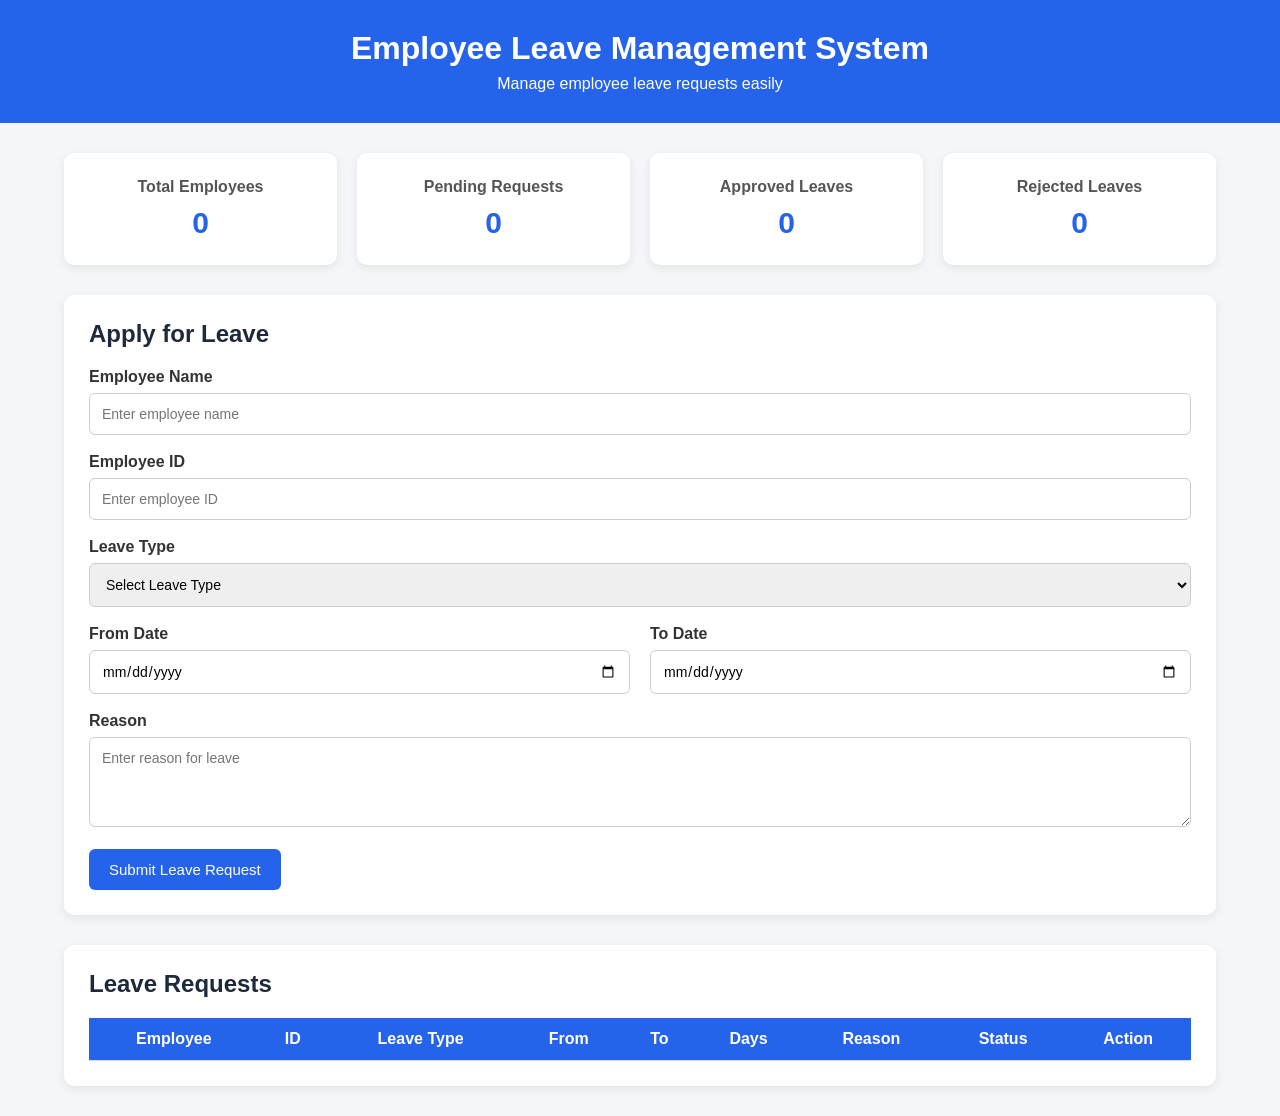
<file: index.html>
<!DOCTYPE html>
<html lang="en">
<head>
    <meta charset="UTF-8">
    <meta name="viewport" content="width=device-width, initial-scale=1.0">
    <title>Employee Leave Management System</title>
    <link rel="stylesheet" href="style.css">
</head>
<body>

    <header>
        <h1>Employee Leave Management System</h1>
        <p>Manage employee leave requests easily</p>
    </header>

    <div class="container">

        <section class="dashboard">
            <div class="card">
                <h3>Total Employees</h3>
                <p id="totalEmployees">0</p>
            </div>

            <div class="card">
                <h3>Pending Requests</h3>
                <p id="pendingRequests">0</p>
            </div>

            <div class="card">
                <h3>Approved Leaves</h3>
                <p id="approvedLeaves">0</p>
            </div>

            <div class="card">
                <h3>Rejected Leaves</h3>
                <p id="rejectedLeaves">0</p>
            </div>
        </section>

        <section class="form-section">
            <h2>Apply for Leave</h2>

            <form id="leaveForm">

                <div class="form-group">
                    <label>Employee Name</label>
                    <input type="text" id="employeeName"
                           placeholder="Enter employee name" required>
                </div>

                <div class="form-group">
                    <label>Employee ID</label>
                    <input type="text" id="employeeId"
                           placeholder="Enter employee ID" required>
                </div>

                <div class="form-group">
                    <label>Leave Type</label>
                    <select id="leaveType" required>
                        <option value="">Select Leave Type</option>
                        <option value="Casual Leave">Casual Leave</option>
                        <option value="Sick Leave">Sick Leave</option>
                        <option value="Earned Leave">Earned Leave</option>
                        <option value="Emergency Leave">Emergency Leave</option>
                    </select>
                </div>

                <div class="date-row">
                    <div class="form-group">
                        <label>From Date</label>
                        <input type="date" id="fromDate" required>
                    </div>

                    <div class="form-group">
                        <label>To Date</label>
                        <input type="date" id="toDate" required>
                    </div>
                </div>

                <div class="form-group">
                    <label>Reason</label>
                    <textarea id="reason"
                              placeholder="Enter reason for leave"
                              required></textarea>
                </div>

                <button type="submit">Submit Leave Request</button>
            </form>
        </section>

        <section class="table-section">
            <h2>Leave Requests</h2>

            <div class="table-container">
                <table>
                    <thead>
                        <tr>
                            <th>Employee</th>
                            <th>ID</th>
                            <th>Leave Type</th>
                            <th>From</th>
                            <th>To</th>
                            <th>Days</th>
                            <th>Reason</th>
                            <th>Status</th>
                            <th>Action</th>
                        </tr>
                    </thead>

                    <tbody id="leaveTableBody">
                    </tbody>
                </table>
            </div>
        </section>

    </div>

    <script src="script.js"></script>
</body>
</html>
</file>
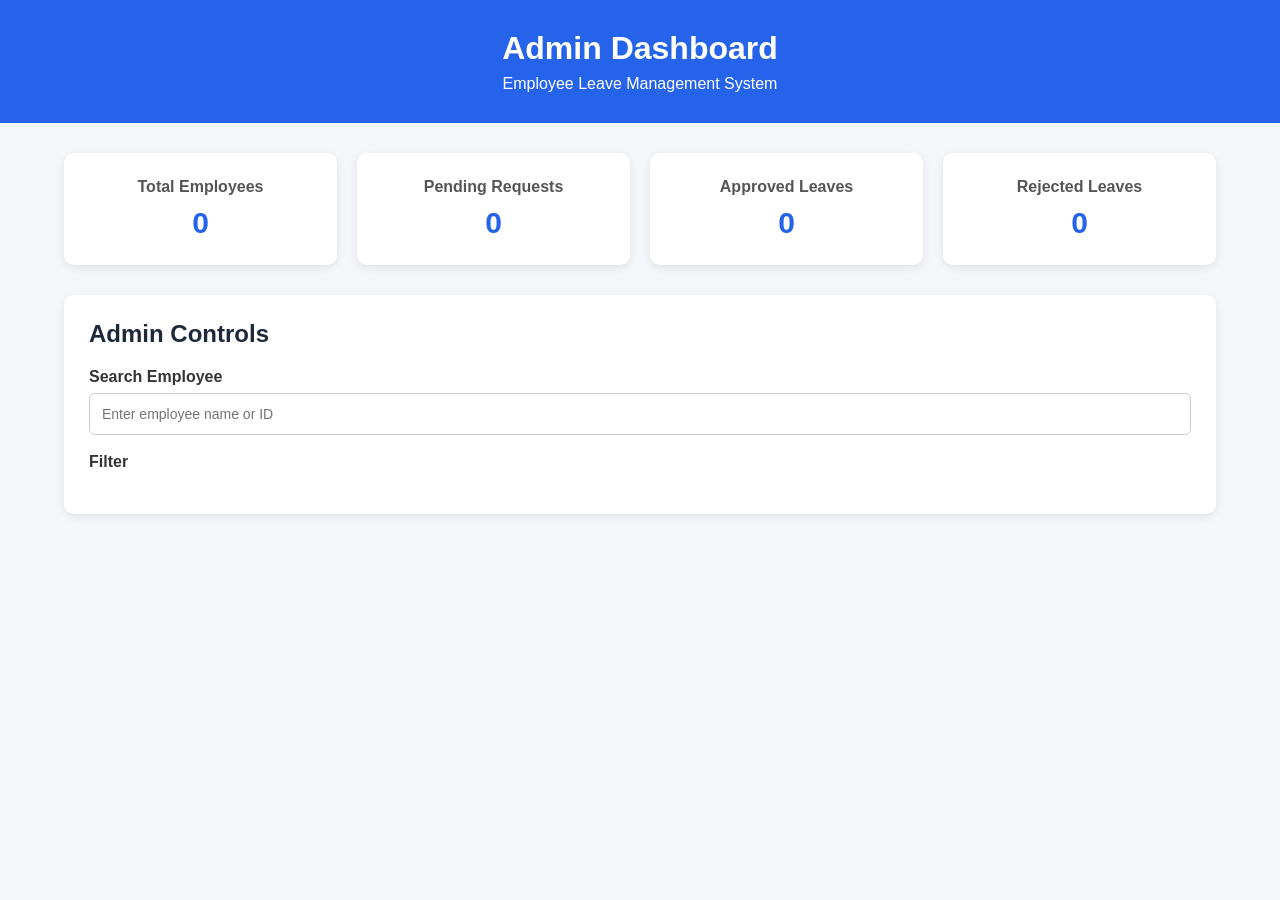
<file: admin.html>
<!DOCTYPE html>
<html lang="en">
<head>
    <meta charset="UTF-8">
    <meta name="viewport" content="width=device-width, initial-scale=1.0">

    <title>Admin Dashboard - Employee Leave Management</title>

    <link rel="stylesheet" href="style.css">
</head>

<body>

    <!-- Header -->
    <header>
        <h1>Admin Dashboard</h1>
        <p>Employee Leave Management System</p>
    </header>

    <div class="container">

        <!-- Dashboard Cards -->
        <section class="dashboard">

            <div class="card">
                <h3>Total Employees</h3>
                <p id="totalEmployees">0</p>
            </div>

            <div class="card">
                <h3>Pending Requests</h3>
                <p id="pendingRequests">0</p>
            </div>

            <div class="card">
                <h3>Approved Leaves</h3>
                <p id="approvedLeaves">0</p>
            </div>

            <div class="card">
                <h3>Rejected Leaves</h3>
                <p id="rejectedLeaves">0</p>
            </div>

        </section>


        <!-- Admin Controls -->
        <section class="form-section">

            <h2>Admin Controls</h2>

            <div class="form-group">

                <label for="searchEmployee">
                    Search Employee
                </label>

                <input
                    type="text"
                    id="searchEmployee"
                    placeholder="Enter employee name or ID"
                    onkeyup="searchEmployee()"
                >

            </div>

            <div class="form-group">

                <label for="statusFilter">
                    Filter
</file>
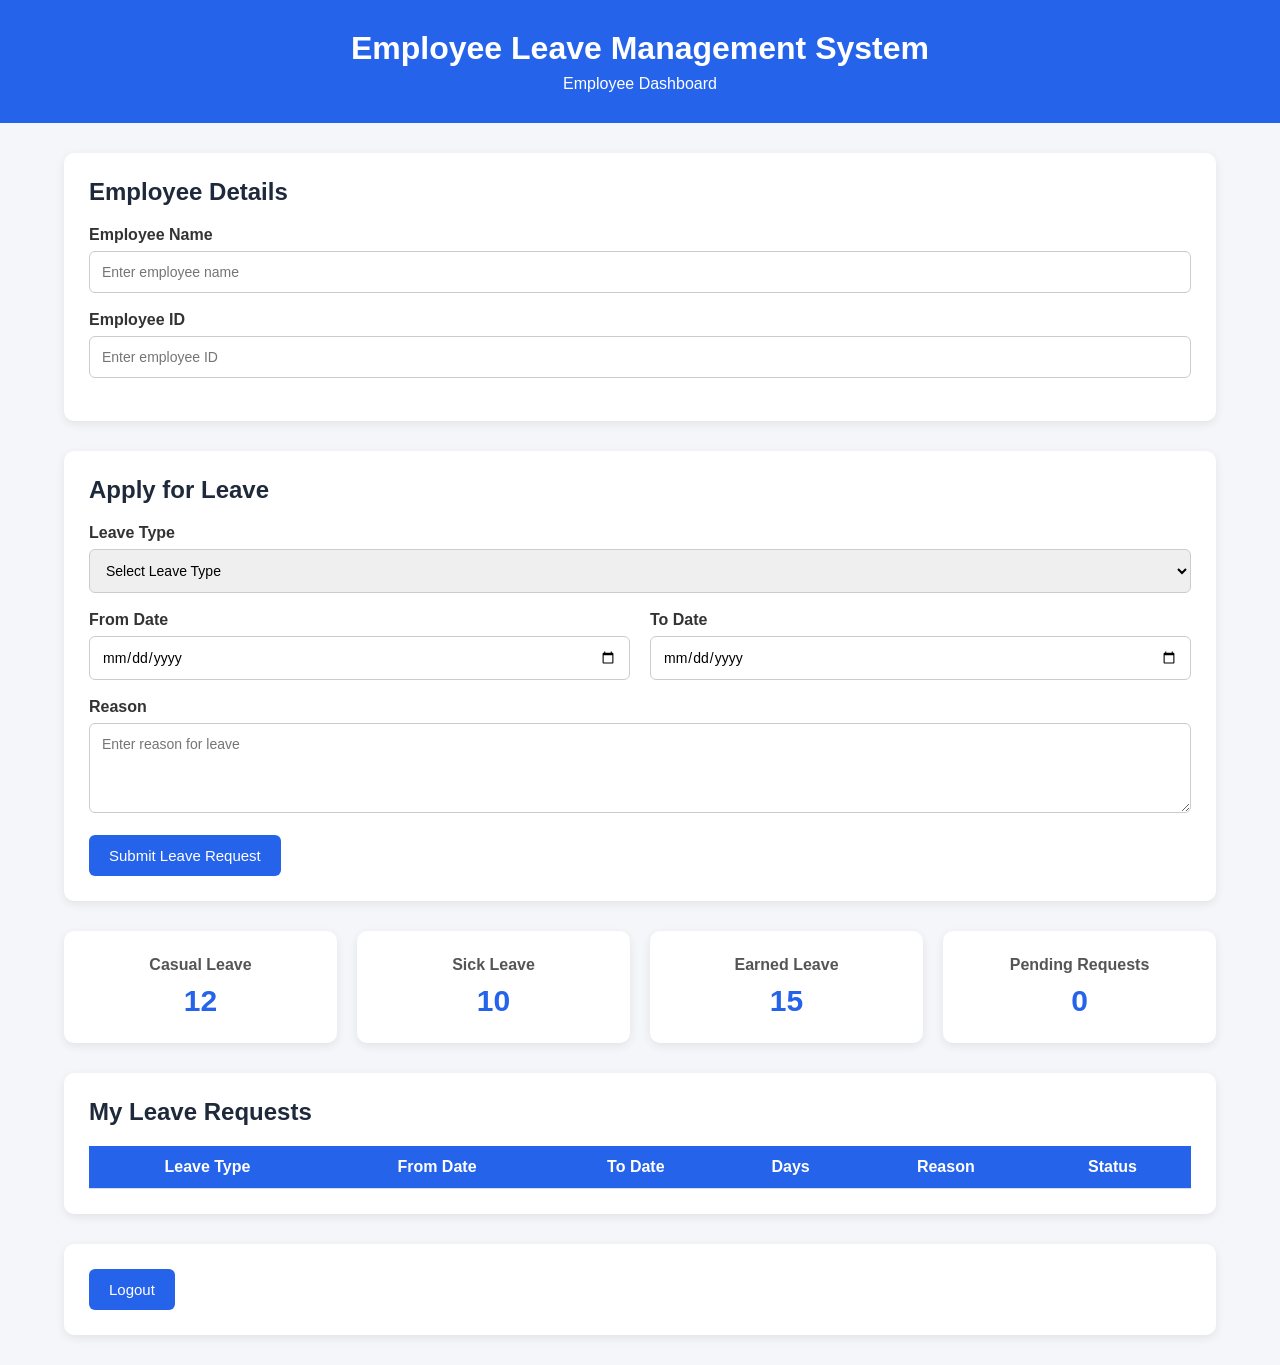
<file: employee.html>
<!DOCTYPE html>
<html lang="en">

<head>
    <meta charset="UTF-8">

    <meta name="viewport"
          content="width=device-width, initial-scale=1.0">

    <title>Employee Leave Management System</title>

    <link rel="stylesheet" href="style.css">
</head>

<body>

    <!-- Header -->

    <header>

        <h1>Employee Leave Management System</h1>

        <p>Employee Dashboard</p>

    </header>


    <div class="container">

        <!-- Employee Details -->

        <section class="form-section">

            <h2>Employee Details</h2>

            <div class="form-group">

                <label for="employeeName">
                    Employee Name
                </label>

                <input
                    type="text"
                    id="employeeName"
                    placeholder="Enter employee name"
                    required
                >

            </div>


            <div class="form-group">

                <label for="employeeId">
                    Employee ID
                </label>

                <input
                    type="text"
                    id="employeeId"
                    placeholder="Enter employee ID"
                    required
                >

            </div>

        </section>


        <!-- Apply Leave -->

        <section class="form-section">

            <h2>Apply for Leave</h2>

            <form id="leaveForm">

                <div class="form-group">

                    <label for="leaveType">
                        Leave Type
                    </label>

                    <select id="leaveType" required>

                        <option value="">
                            Select Leave Type
                        </option>

                        <option value="Casual Leave">
                            Casual Leave
                        </option>

                        <option value="Sick Leave">
                            Sick Leave
                        </option>

                        <option value="Earned Leave">
                            Earned Leave
                        </option>

                        <option value="Emergency Leave">
                            Emergency Leave
                        </option>

                    </select>

                </div>


                <div class="date-row">

                    <div class="form-group">

                        <label for="fromDate">
                            From Date
                        </label>

                        <input
                            type="date"
                            id="fromDate"
                            required
                        >

                    </div>


                    <div class="form-group">

                        <label for="toDate">
                            To Date
                        </label>

                        <input
                            type="date"
                            id="toDate"
                            required
                        >

                    </div>

                </div>


                <div class="form-group">

                    <label for="reason">
                        Reason
                    </label>

                    <textarea
                        id="reason"
                        placeholder="Enter reason for leave"
                        required
                    ></textarea>

                </div>


                <button type="submit">
                    Submit Leave Request
                </button>

            </form>

        </section>


        <!-- Leave Balance -->

        <section class="dashboard">

            <div class="card">

                <h3>Casual Leave</h3>

                <p>12</p>

            </div>


            <div class="card">

                <h3>Sick Leave</h3>

                <p>10</p>

            </div>


            <div class="card">

                <h3>Earned Leave</h3>

                <p>15</p>

            </div>


            <div class="card">

                <h3>Pending Requests</h3>

                <p id="pendingRequests">0</p>

            </div>

        </section>


        <!-- Leave Requests -->

        <section class="table-section">

            <h2>My Leave Requests</h2>

            <div class="table-container">

                <table>

                    <thead>

                        <tr>

                            <th>Leave Type</th>

                            <th>From Date</th>

                            <th>To Date</th>

                            <th>Days</th>

                            <th>Reason</th>

                            <th>Status</th>

                        </tr>

                    </thead>


                    <tbody id="leaveTableBody">

                    </tbody>

                </table>

            </div>

        </section>


        <!-- Logout -->

        <section class="form-section">

            <button
                onclick="logout()"
                class="logout-btn">

                Logout

            </button>

        </section>

    </div>


    <script>

        // Store leave requests

        let leaveRequests = [];


        // Submit Leave Form

        document
            .getElementById("leaveForm")
            .addEventListener("submit", function(event) {

                event.preventDefault();


                const employeeName =
                    document
                    .getElementById("employeeName")
                    .value.trim();


                const employeeId =
                    document
                    .getElementById("employeeId")
                    .value.trim();


                const leaveType =
                    document
                    .getElementById("leaveType")
                    .value;


                const fromDate =
                    document
                    .getElementById("fromDate")
                    .value;


                const toDate =
                    document
                    .getElementById("toDate")
                    .value;


                const reason =
                    document
                    .getElementById("reason")
                    .value.trim();


                // Check date

                if (new Date(toDate) < new Date(fromDate)) {

                    alert(
                        "To Date cannot be earlier than From Date."
                    );

                    return;

                }


                // Calculate leave days

                const startDate =
                    new Date(fromDate);

                const endDate =
                    new Date(toDate);


                const difference =
                    endDate - startDate;


                const days =
                    Math.floor(
                        difference /
                        (1000 * 60 * 60 * 24)
                    ) + 1;


                // Create leave request

                const request = {

                    employeeName: employeeName,

                    employeeId: employeeId,

                    leaveType: leaveType,

                    fromDate: fromDate,

                    toDate: toDate,

                    days: days,

                    reason: reason,

                    status: "Pending"

                };


                leaveRequests.push(request);


                // Clear form

                document
                    .getElementById("leaveForm")
                    .reset();


                displayRequests();

                updatePendingRequests();


                alert(
                    "Leave request submitted successfully!"
                );

            });


        // Display Leave Requests

        function displayRequests() {

            const table =
                document
                .getElementById("leaveTableBody");


            table.innerHTML = "";


            leaveRequests.forEach(function(request) {

                const row =
                    document.createElement("tr");


                row.innerHTML = `

                    <td>
                        ${request.leaveType}
                    </td>

                    <td>
                        ${request.fromDate}
                    </td>

                    <td>
                        ${request.toDate}
                    </td>

                    <td>
                        ${request.days}
                    </td>

                    <td>
                        ${request.reason}
                    </td>

                    <td>

                        <span class="status
                        ${request.status.toLowerCase()}">

                            ${request.status}

                        </span>

                    </td>

                `;


                table.appendChild(row);

            });

        }


        // Update Pending Requests

        function updatePendingRequests() {

            const pending =
                leaveRequests.filter(
                    function(request) {

                        return request.status === "Pending";

                    }
                ).length;


            document
                .getElementById("pendingRequests")
                .textContent = pending;

        }


        // Logout

        function logout() {

            const confirmLogout =
                confirm(
                    "Are you sure you want to logout?"
                );


            if (confirmLogout) {

                window.location.href =
                    "index.html";

            }

        }

    </script>

</body>

</html>
</file>
<file: style.css>
* {
    margin: 0;
    padding: 0;
    box-sizing: border-box;
    font-family: Arial, sans-serif;
}

body {
    background: #f4f6f9;
    color: #333;
}

header {
    background: #2563eb;
    color: white;
    text-align: center;
    padding: 30px 15px;
}

header h1 {
    margin-bottom: 8px;
}

.container {
    width: 90%;
    max-width: 1200px;
    margin: 30px auto;
}

/* Dashboard */

.dashboard {
    display: grid;
    grid-template-columns: repeat(4, 1fr);
    gap: 20px;
    margin-bottom: 30px;
}

.card {
    background: white;
    padding: 25px;
    text-align: center;
    border-radius: 10px;
    box-shadow: 0 3px 10px rgba(0, 0, 0, 0.08);
}

.card h3 {
    font-size: 16px;
    margin-bottom: 10px;
    color: #555;
}

.card p {
    font-size: 30px;
    font-weight: bold;
    color: #2563eb;
}

/* Form */

.form-section,
.table-section {
    background: white;
    padding: 25px;
    margin-bottom: 30px;
    border-radius: 10px;
    box-shadow: 0 3px 10px rgba(0, 0, 0, 0.08);
}

.form-section h2,
.table-section h2 {
    margin-bottom: 20px;
    color: #1e293b;
}

.form-group {
    margin-bottom: 18px;
}

.form-group label {
    display: block;
    margin-bottom: 7px;
    font-weight: bold;
}

input,
select,
textarea {
    width: 100%;
    padding: 12px;
    border: 1px solid #ccc;
    border-radius: 6px;
    font-size: 14px;
}

textarea {
    height: 90px;
    resize: vertical;
}

.date-row {
    display: grid;
    grid-template-columns: 1fr 1fr;
    gap: 20px;
}

button {
    background: #2563eb;
    color: white;
    border: none;
    padding: 12px 20px;
    border-radius: 6px;
    cursor: pointer;
    font-size: 15px;
}

button:hover {
    background: #1d4ed8;
}

/* Table */

.table-container {
    overflow-x: auto;
}

table {
    width: 100%;
    border-collapse: collapse;
    min-width: 900px;
}

th,
td {
    padding: 12px;
    border-bottom: 1px solid #ddd;
    text-align: center;
}

th {
    background: #2563eb;
    color: white;
}

.status {
    padding: 5px 10px;
    border-radius: 15px;
    font-size: 12px;
    font-weight: bold;
}

.pending {
    background: #fff3cd;
    color: #856404;
}

.approved {
    background: #d1e7dd;
    color: #0f5132;
}

.rejected {
    background: #f8d7da;
    color: #842029;
}

.action-btn {
    padding: 6px 10px;
    margin: 2px;
    font-size: 12px;
}

.approve-btn {
    background: #198754;
}

.approve-btn:hover {
    background: #146c43;
}

.reject-btn {
    background: #dc3545;
}

.reject-btn:hover {
    background: #b02a37;
}

/* Responsive */

@media (max-width: 900px) {
    .dashboard {
        grid-template-columns: repeat(2, 1fr);
    }
}

@media (max-width: 600px) {
    .dashboard {
        grid-template-columns: 1fr;
    }

    .date-row {
        grid-template-columns: 1fr;
        gap: 0;
    }

    .container {
        width: 95%;
    }
}
</file>
